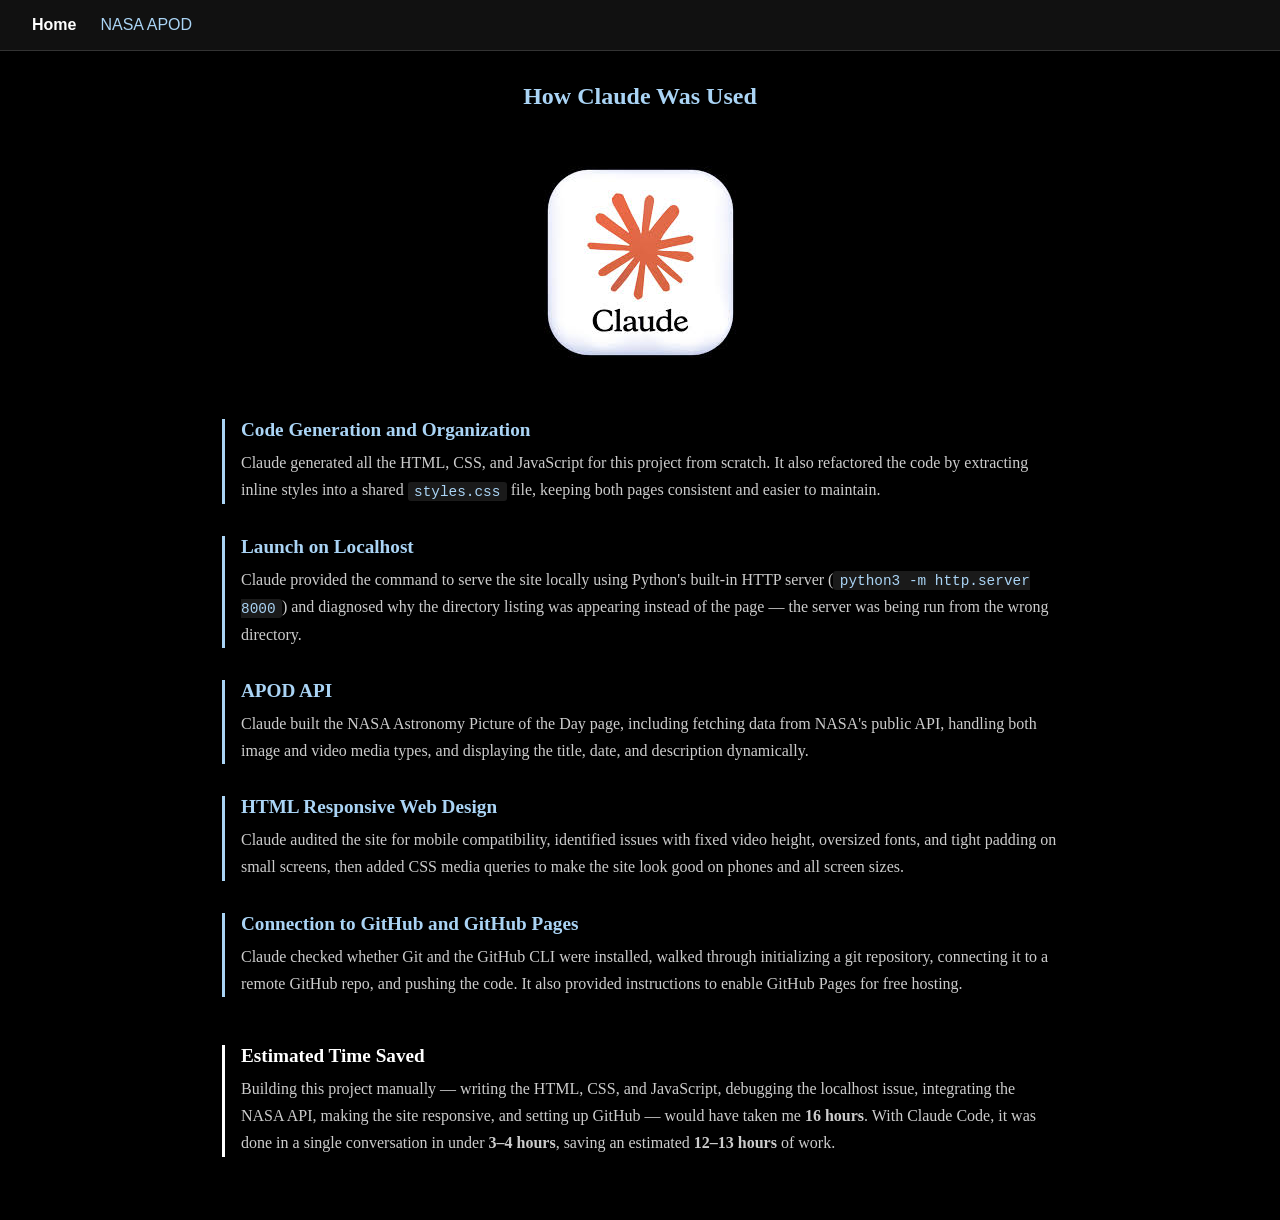
<file: index.html>
<!DOCTYPE html>
<html lang="en">
<head>
    <meta charset="UTF-8">
    <meta name="viewport" content="width=device-width, initial-scale=1.0">
    <title>How Claude Was Used</title>
    <link rel="stylesheet" href="styles.css">
</head>
<body>
    <nav>
        <a href="index.html" class="active">Home</a>
        <a href="NASA.html">NASA APOD</a>
    </nav>
    <main>
        <h1>How Claude Was Used</h1>

        <div id="hero">
            <img id="hero-image" src="claude_logo.jpg" alt="Claude Logo" />
        </div>

        <section>
            <h2>Code Generation and Organization</h2>
            <p>Claude generated all the HTML, CSS, and JavaScript for this project from scratch. It also refactored the code by extracting inline styles into a shared <code>styles.css</code> file, keeping both pages consistent and easier to maintain.</p>
        </section>

        <section>
            <h2>Launch on Localhost</h2>
            <p>Claude provided the command to serve the site locally using Python's built-in HTTP server (<code>python3 -m http.server 8000</code>) and diagnosed why the directory listing was appearing instead of the page — the server was being run from the wrong directory.</p>
        </section>

        <section>
            <h2>APOD API</h2>
            <p>Claude built the NASA Astronomy Picture of the Day page, including fetching data from NASA's public API, handling both image and video media types, and displaying the title, date, and description dynamically.</p>
        </section>

        <section>
            <h2>HTML Responsive Web Design</h2>
            <p>Claude audited the site for mobile compatibility, identified issues with fixed video height, oversized fonts, and tight padding on small screens, then added CSS media queries to make the site look good on phones and all screen sizes.</p>
        </section>

        <section>
            <h2>Connection to GitHub and GitHub Pages</h2>
            <p>Claude checked whether Git and the GitHub CLI were installed, walked through initializing a git repository, connecting it to a remote GitHub repo, and pushing the code. It also provided instructions to enable GitHub Pages for free hosting.</p>
        </section>

        <footer>
            <h2>Estimated Time Saved</h2>
            <p>Building this project manually — writing the HTML, CSS, and JavaScript, debugging the localhost issue, integrating the NASA API, making the site responsive, and setting up GitHub — would have taken me <strong>16 hours</strong>. With Claude Code, it was done in a single conversation in under <strong>3–4 hours</strong>, saving an estimated <strong>12–13 hours</strong> of work.</p>
        </footer>
    </main>

</body>
</html>
</file>
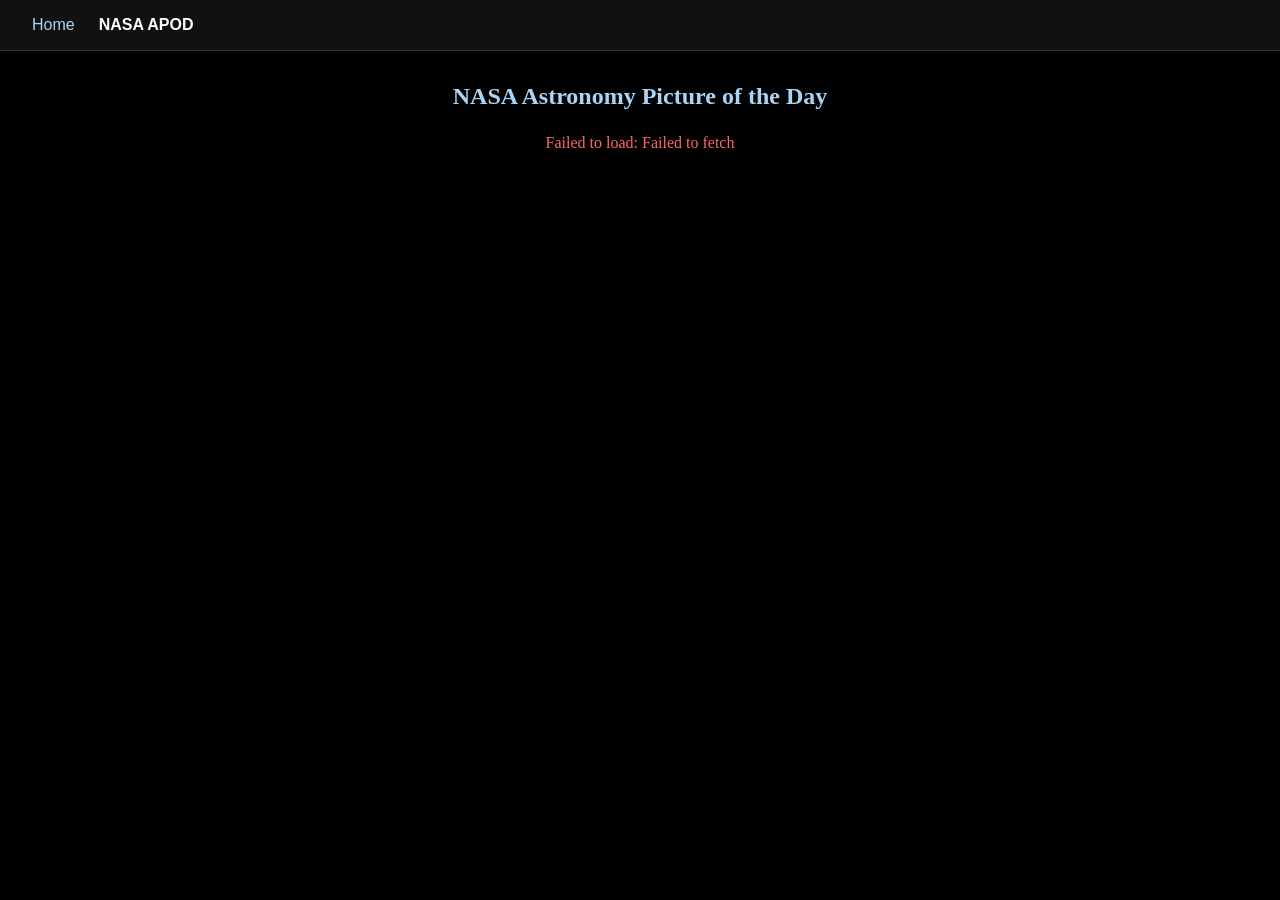
<file: NASA.html>
<!DOCTYPE html>
<html lang="en">
<head>
    <meta charset="UTF-8">
    <meta name="viewport" content="width=device-width, initial-scale=1.0">
    <title>NASA Astronomy Picture of the Day</title>
    <link rel="stylesheet" href="styles.css">
</head>
<body>
    <nav>
        <a href="index.html">Home</a>
        <a href="NASA.html" class="active">NASA APOD</a>
    </nav>
    <main>
        <h1>NASA Astronomy Picture of the Day</h1>
        <p id="date"></p>
        <h2 id="title"></h2>
        <div id="media-container"></div>
        <p id="explanation"></p>
        <p id="error"></p>
    </main>

    <script>
        const API_KEY = 'DEMO_KEY';

        fetch(`https://api.nasa.gov/planetary/apod?api_key=${API_KEY}`)
            .then(res => {
                if (!res.ok) throw new Error(`API error: ${res.status}`);
                return res.json();
            })
            .then(data => {
                document.getElementById('date').textContent = data.date;
                document.getElementById('title').textContent = data.title;
                document.getElementById('explanation').textContent = data.explanation;

                const container = document.getElementById('media-container');
                if (data.media_type === 'video') {
                    const iframe = document.createElement('iframe');
                    iframe.id = 'apod-video';
                    iframe.src = data.url;
                    iframe.allowFullscreen = true;
                    container.appendChild(iframe);
                } else {
                    const img = document.createElement('img');
                    img.id = 'apod-image';
                    img.src = data.hdurl || data.url;
                    img.alt = data.title;
                    container.appendChild(img);
                }
            })
            .catch(err => {
                document.getElementById('error').textContent = `Failed to load: ${err.message}`;
            });
    </script>
</body>
</html>
</file>
<file: styles.css>
/* Shared styles */
*, *::before, *::after {
    box-sizing: border-box;
    margin: 0;
    padding: 0;
}

body {
    background-color: #000;
    color: #fff;
    font-family: Georgia, serif;
}

/* Navigation */
nav {
    background-color: #111;
    border-bottom: 1px solid #333;
    padding: 1rem 2rem;
    display: flex;
    gap: 1.5rem;
}

nav a {
    color: #aad4f5;
    text-decoration: none;
    font-size: 1rem;
    font-family: Arial, sans-serif;
}

nav a:hover {
    color: #fff;
}

nav a.active {
    color: #fff;
    font-weight: bold;
}

/* Page content */
main {
    max-width: 900px;
    margin: 0 auto;
    padding: 2rem;
}

h1 {
    text-align: center;
    font-size: 1.5rem;
    color: #aad4f5;
    margin-bottom: 0.25rem;
}

h2 {
    text-align: center;
    font-size: 1.75rem;
    margin-bottom: 1rem;
}

/* NASA page */
#date {
    text-align: center;
    color: #888;
    margin-bottom: 1.5rem;
    font-size: 0.9rem;
}

#media-container {
    text-align: center;
    margin-bottom: 1.5rem;
}

#apod-image {
    max-width: 100%;
    border-radius: 6px;
}

#apod-video {
    width: 100%;
    height: 500px;
    border: none;
    border-radius: 6px;
}

#explanation {
    line-height: 1.7;
    color: #ccc;
}

#error {
    color: #f66;
    text-align: center;
}

/* Home page */
#hello {
    text-align: center;
    margin-top: 4rem;
    font-size: 3rem;
}

/* Hero image */
#hero {
    margin: 2.5rem 0;
    text-align: center;
}

#hero-image {
    max-width: 100%;
    border-radius: 6px;
}


section, footer {
    margin-bottom: 2rem;
    border-left: 3px solid #aad4f5;
    padding-left: 1rem;
}

section h2, footer h2 {
    text-align: left;
    font-size: 1.2rem;
    color: #aad4f5;
    margin-bottom: 0.5rem;
}

section p, footer p {
    color: #ccc;
    line-height: 1.7;
}

code {
    background-color: #1a1a1a;
    color: #aad4f5;
    padding: 0.1rem 0.4rem;
    border-radius: 3px;
    font-size: 0.9rem;
}

footer {
    margin-top: 3rem;
    border-left-color: #fff;
}

footer h2 {
    color: #fff;
}

/* Responsive */
@media (max-width: 600px) {
    main {
        padding: 1rem;
    }

    h1 {
        font-size: 1.2rem;
    }

    h2 {
        font-size: 1.3rem;
    }

    #apod-video {
        height: 220px;
    }
}
</file>
